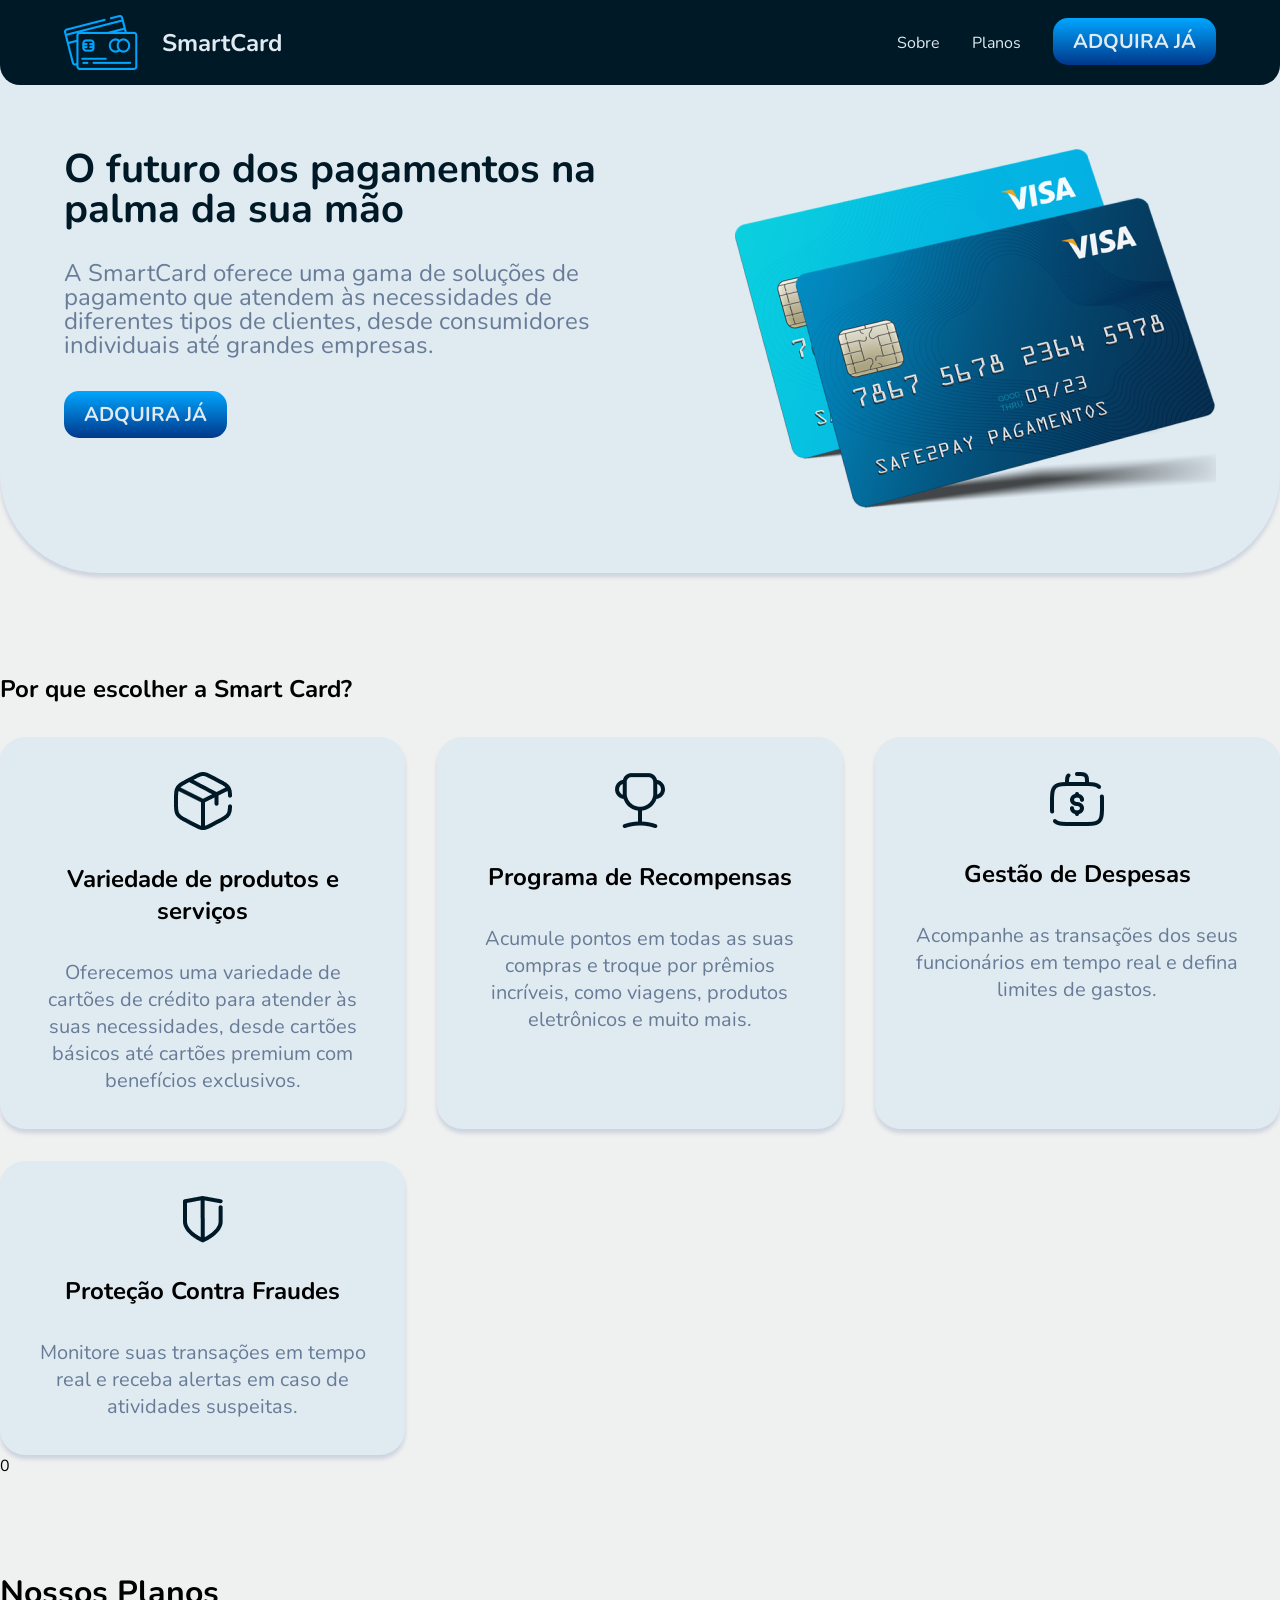
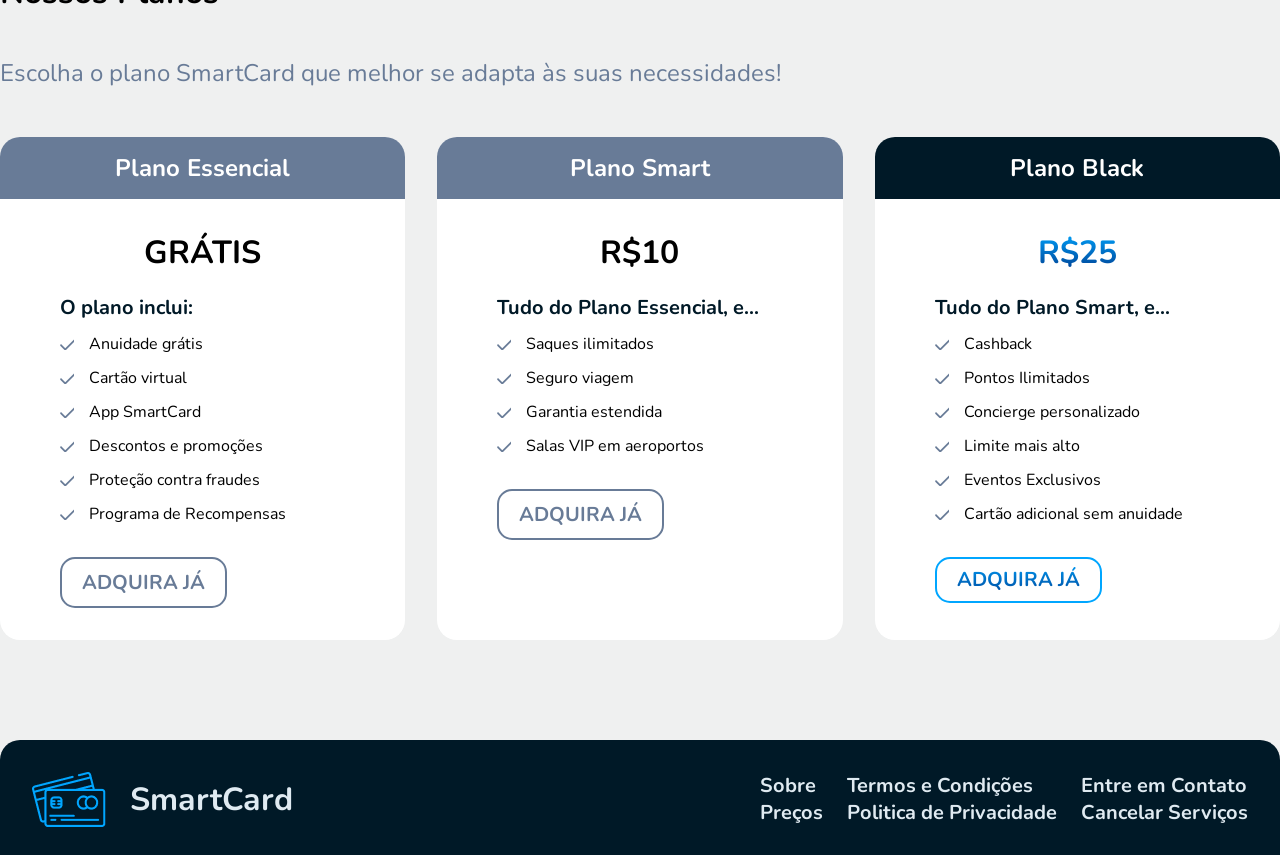
<file: index.html>
<!DOCTYPE html>
<html lang="pt-br">
  <head>
    <link rel="preconnect" href="https://fonts.googleapis.com" />
    <link rel="preconnect" href="https://fonts.gstatic.com" crossorigin />
    <link
      href="https://fonts.googleapis.com/css2?family=Nunito+Sans:ital,opsz,wght@0,6..12,200..1000;1,6..12,200..1000&family=Nunito:ital,wght@0,200..1000;1,200..1000&display=swap"
      rel="stylesheet"
    />
    <meta charset="UTF-8" />
    <meta name="viewport" content="width=device-width, initial-scale=1.0" />
    <link rel="stylesheet" href="style.css" />
    <title>Smart Card</title>
  </head>
  <body>
    <main class="container">
      <header class="menu-bg container">
        <nav class="menu-container container">
          <div class="logo">
            <a href="./"
              ><img
                src="./icon/Logo.png"
                alt=" Imagem de cartões azuis com transparante"
            /></a>
            <h1>SmartCard</h1>
          </div>
          <ul class="nav-bar">
            <li><a href="#">Sobre</a></li>
            <li><a href="#">Planos</a></li>
            <li><a class="btn-primary" href="#">Adquira já</a></li>
          </ul>
        </nav>
      </header>
      <article class="sobre container">
        <div class="sobre-container">
          <div class="sobre-texto">
            <h2>O futuro dos pagamentos na palma da sua mão</h2>
            <p>
              A SmartCard oferece uma gama de soluções de pagamento que atendem
              às necessidades de diferentes tipos de clientes, desde
              consumidores individuais até grandes empresas.
            </p>
            <a class="btn-primary" href="./">ADQUIRA JÁ</a>
          </div>
          <div class="cartao">
            <img
              src="./img/Cartão Imagem.png"
              alt="imagem de uma cartão de banco azul, visa"
            />
          </div>
        </div>
      </article>
    </main>
    <section
      class="card-grid container"
      aria-label="Cards de produtos smartcard"
    >
      <h1>Por que escolher a Smart Card?</h1>
      <div class="card">
        <div class="icon">
          <img src="./icon/Icone.png" alt="Icone de encomenda" />
        </div>
        <h2>Variedade de produtos e serviços</h2>
        <p>
          Oferecemos uma variedade de cartões de crédito para atender às suas
          necessidades, desde cartões básicos até cartões premium com benefícios
          exclusivos.
        </p>
      </div>
      <div class="card">
        <div class="icon">
          <img src="./icon/Trophy.png" alt="Icone de encomenda" />
        </div>
        <h2>Programa de Recompensas</h2>
        <p>
          Acumule pontos em todas as suas compras e troque por prêmios
          incríveis, como viagens, produtos eletrônicos e muito mais.
        </p>
      </div>
      <div class="card">
        <div class="icon">
          <img src="./icon/Mala Icon.png" alt="Icone de mala" />
        </div>
        <h2>Gestão de Despesas</h2>
        <p>
          Acompanhe as transações dos seus funcionários em tempo real e defina
          limites de gastos.
        </p>
      </div>
      <div class="card">
        <div class="icon">
          <img src="./icon/Icon.png" alt="Icone de escudo" />
        </div>
        <h2>Proteção Contra Fraudes</h2>
        <p>
          Monitore suas transações em tempo real e receba alertas em caso de
          atividades suspeitas.
        </p>
      </div>
    </section>
    <section class="nossos-planos container">0
      <h1>Nossos Planos</h1>
      <h2>
        Escolha o plano SmartCard que melhor se adapta às suas necessidades!
      </h2>
      <div class="cards-planos">
        <div class="planos-menu">
          <h3>Plano Essencial</h3>
          <div class="planos-grid">
            <p>GRÁTIS</p>
            <ul>
              <li>O plano inclui:</li>
              <li>Anuidade grátis</li>
              <li>Cartão virtual</li>
              <li>App SmartCard</li>
              <li>Descontos e promoções</li>
              <li>Proteção contra fraudes</li>
              <li>Programa de Recompensas</li>
              <a class="btn-secundary" href="#">ADQUIRA JÁ</a>
            </ul>
          </div>
        </div>

        <div class="planos-menu">
          <h3>Plano Smart</h3>
          <div class="planos-grid">
            <p>R$10</p>
            <ul>
              <li>Tudo do Plano Essencial, e...</li>
              <li>Saques ilimitados</li>
              <li>Seguro viagem</li>
              <li>Garantia estendida</li>
              <li>Salas VIP em aeroportos</li>
              <a class="btn-secundary" href="#">ADQUIRA JÁ</a>
            </ul>
          </div>
        </div>
        <div class="planos-menu">
          <h3>Plano Black</h3>
          <div class="planos-grid">
            <p>R$25</p>
            <ul>
              <li>Tudo do Plano Smart, e...</li>
              <li>Cashback</li>
              <li>Pontos Ilimitados</li>
              <li>Concierge personalizado</li>
              <li>Limite mais alto</li>
              <li>Eventos Exclusivos</li>
              <li>Cartão adicional sem anuidade</li>
              <a class="btn-third" href="#">ADQUIRA JÁ</a>
            </ul>
          </div>
        </div>
      </div>
    </section>

    <footer class="footer-bg container">
      <div class="footer-grid">
        <div class="logo-footer">
          <div>
            <img src="./icon/Logo.png" alt="imagem de cartão de credito azul" />
          </div>
          <h1>SmartCard</h1>
        </div>
        <div class="footer-links">
          <ul>
            <li>Sobre</li>
            <li>Termos e Condições</li>
            <li>Entre em Contato</li>
            <li>Preços</li>
            <li>Politica de Privacidade</li>
            <li>Cancelar Serviços</li>
          </ul>
        </div>
      </div>
    </footer>
  </body>
</html>
</file>
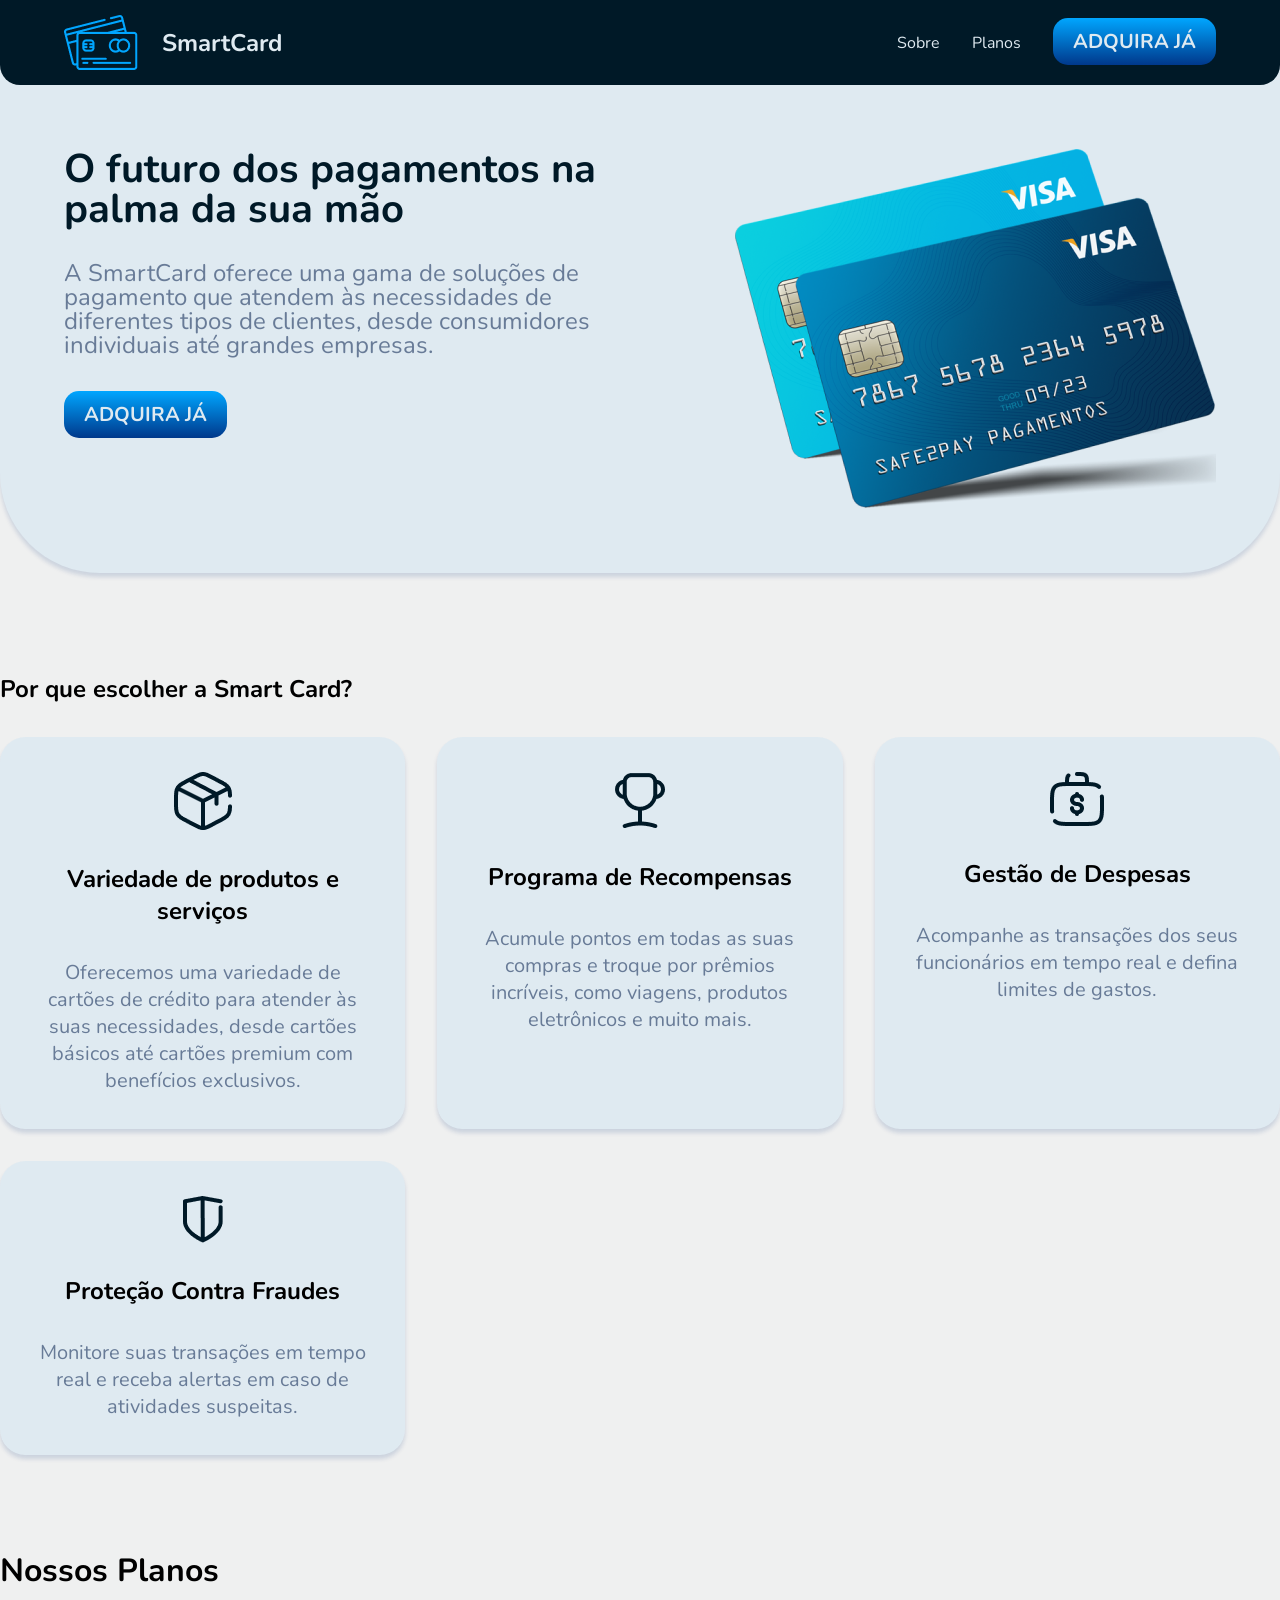
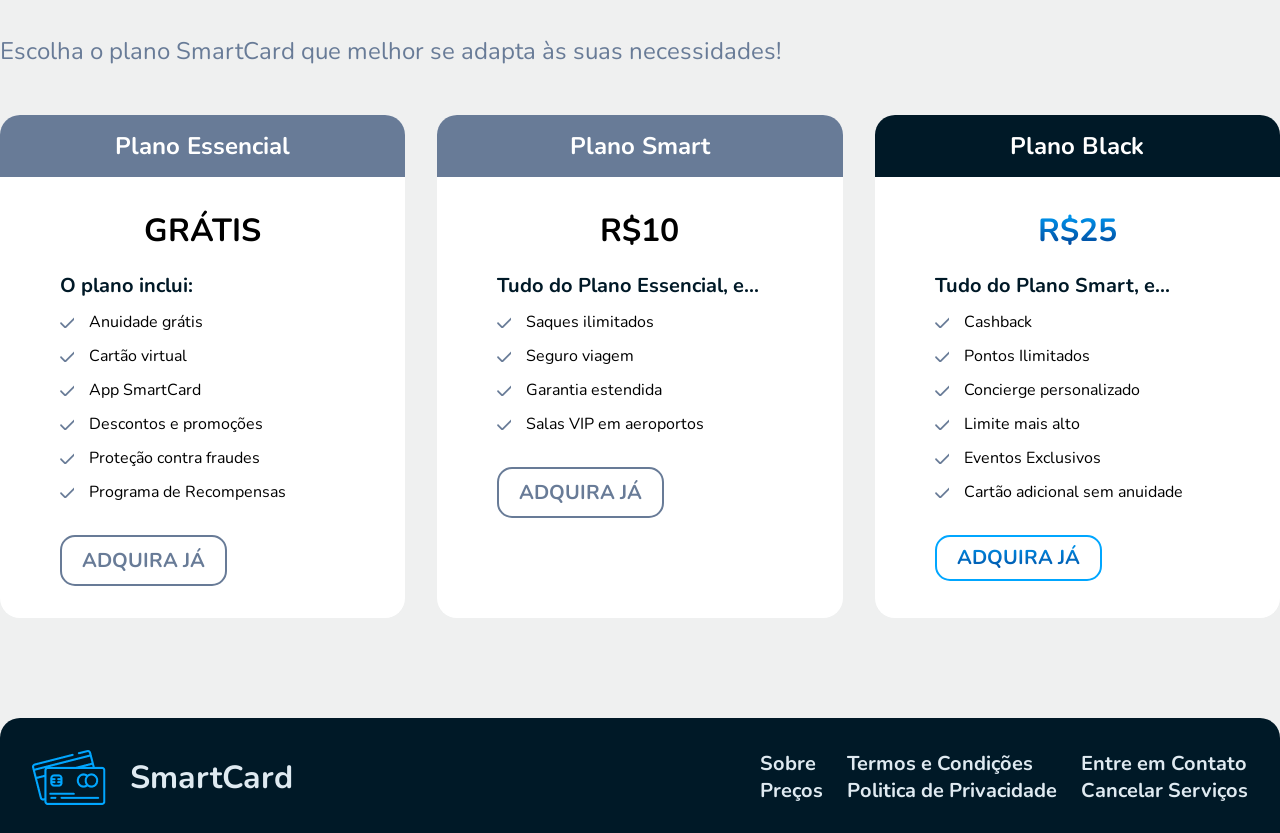
<file: smartcard.html>
<!DOCTYPE html>
<html lang="pt-br">
  <head>
    <link rel="preconnect" href="https://fonts.googleapis.com" />
    <link rel="preconnect" href="https://fonts.gstatic.com" crossorigin />
    <link
      href="https://fonts.googleapis.com/css2?family=Nunito+Sans:ital,opsz,wght@0,6..12,200..1000;1,6..12,200..1000&family=Nunito:ital,wght@0,200..1000;1,200..1000&display=swap"
      rel="stylesheet"
    />
    <meta charset="UTF-8" />
    <meta name="viewport" content="width=device-width, initial-scale=1.0" />
    <link rel="stylesheet" href="style.css" />
    <title>Smart Card</title>
  </head>
  <body>
    <main class="container">
      <header class="menu-bg container">
        <nav class="menu-container container">
          <div class="logo">
            <a href="./"
              ><img
                src="./icon/Logo.png"
                alt=" Imagem de cartões azuis com transparante"
            /></a>
            <h1>SmartCard</h1>
          </div>
          <ul class="nav-bar">
            <li><a href="#">Sobre</a></li>
            <li><a href="#">Planos</a></li>
            <li><a class="btn-primary" href="#">Adquira já</a></li>
          </ul>
        </nav>
      </header>
      <article class="sobre container">
        <div class="sobre-container">
          <div class="sobre-texto">
            <h2>O futuro dos pagamentos na palma da sua mão</h2>
            <p>
              A SmartCard oferece uma gama de soluções de pagamento que atendem
              às necessidades de diferentes tipos de clientes, desde
              consumidores individuais até grandes empresas.
            </p>
            <a class="btn-primary" href="./">ADQUIRA JÁ</a>
          </div>
          <div class="cartao">
            <img
              src="./img/Cartão Imagem.png"
              alt="imagem de uma cartão de banco azul, visa"
            />
          </div>
        </div>
      </article>
    </main>
    <section
      class="card-grid container"
      aria-label="Cards de produtos smartcard"
    >
      <h1>Por que escolher a Smart Card?</h1>
      <div class="card">
        <div class="icon">
          <img src="./icon/Icone.png" alt="Icone de encomenda" />
        </div>
        <h2>Variedade de produtos e serviços</h2>
        <p>
          Oferecemos uma variedade de cartões de crédito para atender às suas
          necessidades, desde cartões básicos até cartões premium com benefícios
          exclusivos.
        </p>
      </div>
      <div class="card">
        <div class="icon">
          <img src="./icon/Trophy.png" alt="Icone de encomenda" />
        </div>
        <h2>Programa de Recompensas</h2>
        <p>
          Acumule pontos em todas as suas compras e troque por prêmios
          incríveis, como viagens, produtos eletrônicos e muito mais.
        </p>
      </div>
      <div class="card">
        <div class="icon">
          <img src="./icon/Mala Icon.png" alt="Icone de mala" />
        </div>
        <h2>Gestão de Despesas</h2>
        <p>
          Acompanhe as transações dos seus funcionários em tempo real e defina
          limites de gastos.
        </p>
      </div>
      <div class="card">
        <div class="icon">
          <img src="./icon/Icon.png" alt="Icone de escudo" />
        </div>
        <h2>Proteção Contra Fraudes</h2>
        <p>
          Monitore suas transações em tempo real e receba alertas em caso de
          atividades suspeitas.
        </p>
      </div>
    </section>
    <section class="nossos-planos container">
      <h1>Nossos Planos</h1>
      <h2>
        Escolha o plano SmartCard que melhor se adapta às suas necessidades!
      </h2>
      <div class="cards-planos">
        <div class="planos-menu">
          <h3>Plano Essencial</h3>
          <div class="planos-grid">
            <p>GRÁTIS</p>
            <ul>
              <li>O plano inclui:</li>
              <li>Anuidade grátis</li>
              <li>Cartão virtual</li>
              <li>App SmartCard</li>
              <li>Descontos e promoções</li>
              <li>Proteção contra fraudes</li>
              <li>Programa de Recompensas</li>
              <a class="btn-secundary" href="#">ADQUIRA JÁ</a>
            </ul>
          </div>
        </div>

        <div class="planos-menu">
          <h3>Plano Smart</h3>
          <div class="planos-grid">
            <p>R$10</p>
            <ul>
              <li>Tudo do Plano Essencial, e...</li>
              <li>Saques ilimitados</li>
              <li>Seguro viagem</li>
              <li>Garantia estendida</li>
              <li>Salas VIP em aeroportos</li>
              <a class="btn-secundary" href="#">ADQUIRA JÁ</a>
            </ul>
          </div>
        </div>
        <div class="planos-menu">
          <h3>Plano Black</h3>
          <div class="planos-grid">
            <p>R$25</p>
            <ul>
              <li>Tudo do Plano Smart, e...</li>
              <li>Cashback</li>
              <li>Pontos Ilimitados</li>
              <li>Concierge personalizado</li>
              <li>Limite mais alto</li>
              <li>Eventos Exclusivos</li>
              <li>Cartão adicional sem anuidade</li>
              <a class="btn-third" href="#">ADQUIRA JÁ</a>
            </ul>
          </div>
        </div>
      </div>
    </section>

    <footer class="footer-bg container">
      <div class="footer-grid">
        <div class="logo-footer">
          <div>
            <img src="./icon/Logo.png" alt="imagem de cartão de credito azul" />
          </div>
          <h1>SmartCard</h1>
        </div>
        <div class="footer-links">
          <ul>
            <li>Sobre</li>
            <li>Termos e Condições</li>
            <li>Entre em Contato</li>
            <li>Preços</li>
            <li>Politica de Privacidade</li>
            <li>Cancelar Serviços</li>
          </ul>
        </div>
      </div>
    </footer>
  </body>
</html>
</file>
<file: style.css>
/* cores */
@import "./compontens/colors.css";

/* butões */

@import "./compontens/btn.css";

/*Global e resets*/
@import "./global/global.css";

/* header */
@import "./global/header.css";

/*Sobre o site*/
@import "./global/sobre.css";

/*Cards*/
@import "./global/cards.css";

/*Planos cards*/
@import "./global/planos.css";

/* Footer da página */
@import "./global/footer.css";
</file>
